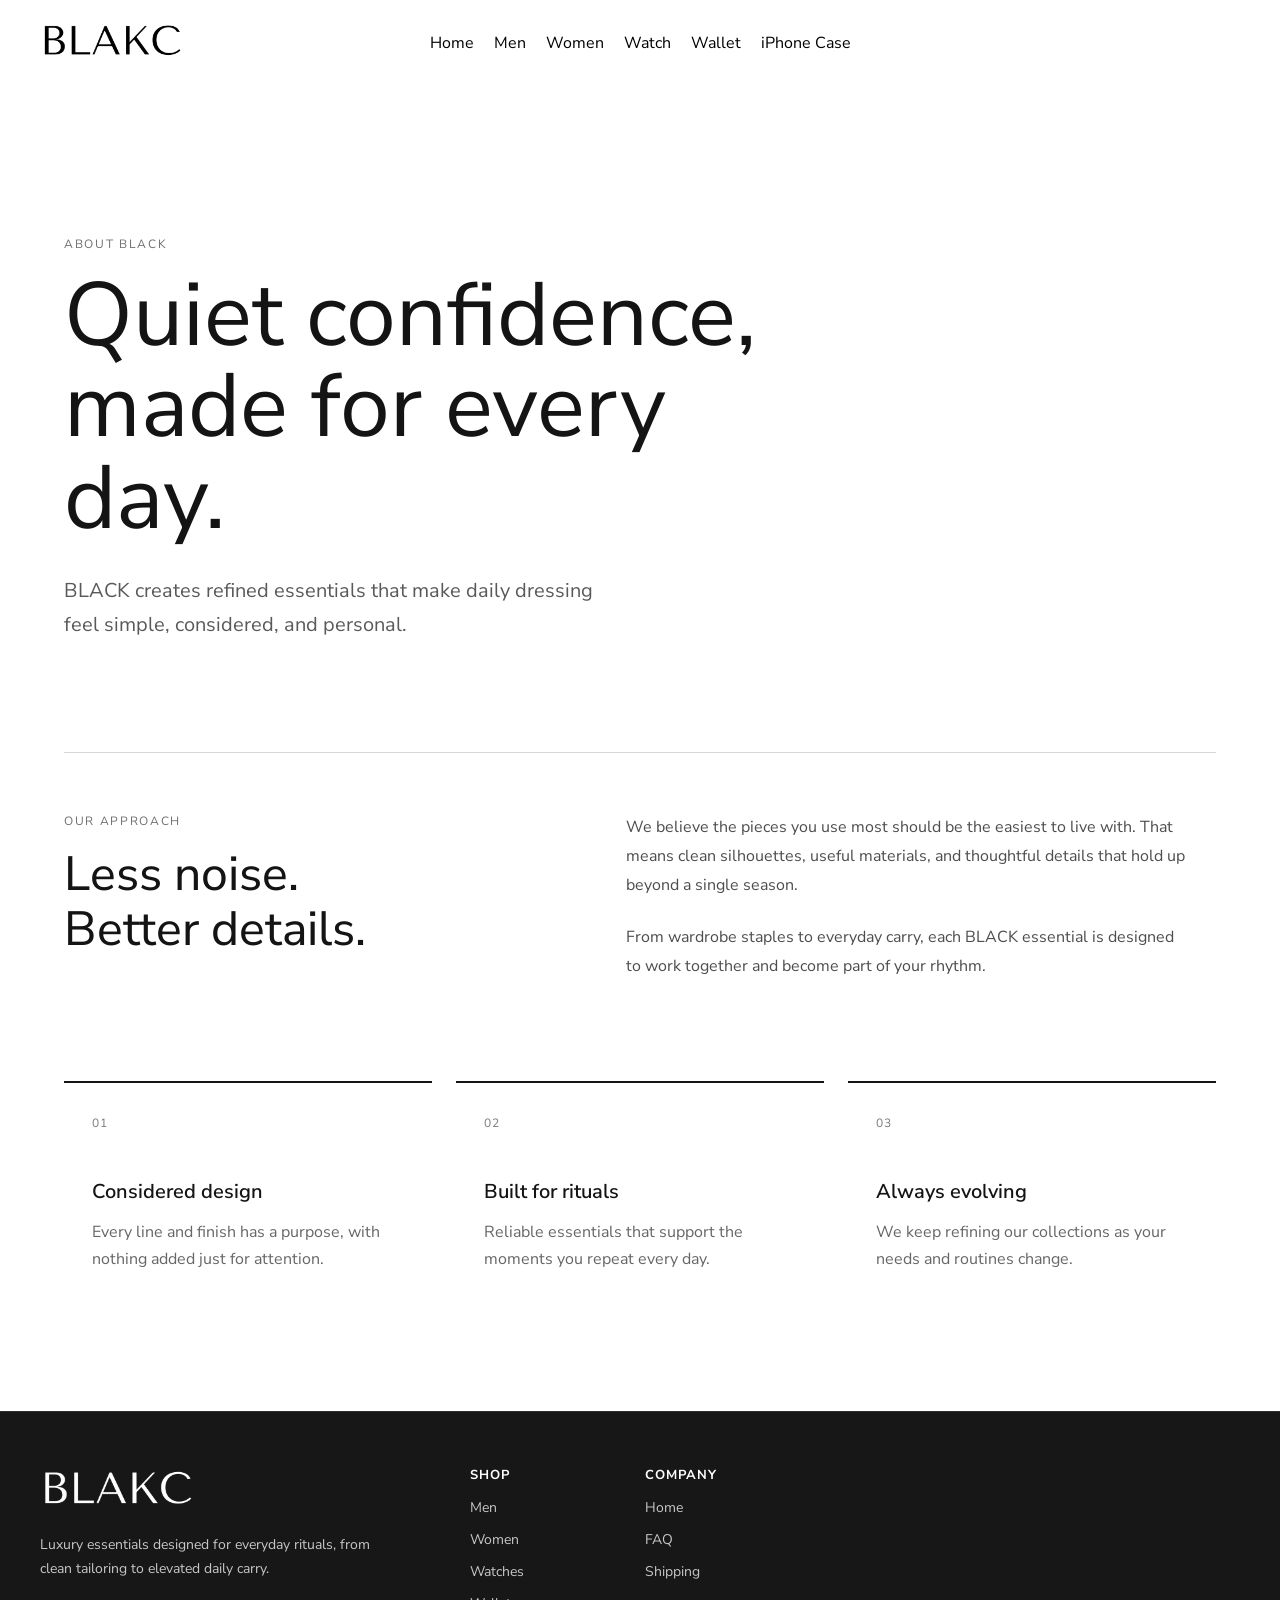
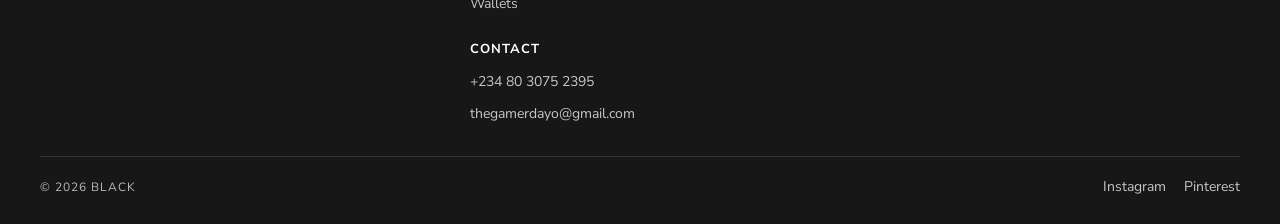
<file: about.html>
<!DOCTYPE html>
<html lang="en">
<head>
    <meta charset="UTF-8">
    <meta name="viewport" content="width=device-width, initial-scale=1.0">
    <link rel="stylesheet" href="styles/header.css">
    <link rel="stylesheet" href="styles/main.css">
    <link rel="stylesheet" href="styles/about.css">
    <link rel="preconnect" href="https://fonts.googleapis.com">
    <link rel="preconnect" href="https://fonts.gstatic.com" crossorigin>
    <link href="https://fonts.googleapis.com/css2?family=Montserrat:ital,wght@0,100..900;1,100..900&family=Nunito+Sans:ital,opsz,wght@0,6..12,200..1000;1,6..12,200..1000&display=swap" rel="stylesheet">
    <script type="module" src="scripts/aboutpageanimation.js"></script>
    <title>About | BLACK</title>
</head>
<body>
    <header class="header-main">
        <section class="left-section-header">
            <a class="about-mobile-home" href="index.html" aria-label="BLACK home">BLACK</a>
        </section>

        <section class="middle-section-header">
            <div class="img-container">
                <a href="index.html"><img class="header-img-mobile" src="Images/BLAKC_7.png" alt="BLACK logo"></a>
            </div>
        </section>

        <section class="right-section-header">
            <a href="cart.html" class="cart-icon-svg" aria-label="Shopping cart">Cart</a>
        </section>

        <section class="header-img-container">
            <a href="index.html"><img class="header-img" src="Images/BLAKC_7.png" alt="BLACK logo"></a>
        </section>

        <section class="header-list-container">
            <ul class="header-list">
                <li class="list-content-header"><a href="index.html">Home</a></li>
                <li class="list-content-header"><a href="men.html">Men</a></li>
                <li class="list-content-header"><a href="women.html">Women</a></li>
                <li class="list-content-header"><a href="watch.html">Watch</a></li>
                <li class="list-content-header"><a href="wallet.html">Wallet</a></li>
                <li class="list-content-header"><a href="iphoneCase.html">iPhone Case</a></li>
            </ul>
        </section>

        <section class="header-svg-container">
            <a class="cart-icon-svg about-cart-link" href="cart.html">Cart</a>
        </section>
    </header>

    <main class="about-page">
        <section class="about-intro reveal-element">
            <p class="about-eyebrow">About BLACK</p>
            <h1>Quiet confidence, made for every day.</h1>
            <p class="about-lede">BLACK creates refined essentials that make daily dressing feel simple, considered, and personal.</p>
        </section>

        <section class="about-story reveal-element" aria-labelledby="about-story-title">
            <div class="about-story-heading">
                <p class="about-eyebrow">Our approach</p>
                <h2 id="about-story-title">Less noise. Better details.</h2>
            </div>
            <div class="about-story-copy">
                <p>We believe the pieces you use most should be the easiest to live with. That means clean silhouettes, useful materials, and thoughtful details that hold up beyond a single season.</p>
                <p>From wardrobe staples to everyday carry, each BLACK essential is designed to work together and become part of your rhythm.</p>
            </div>
        </section>

        <section class="about-values" aria-label="BLACK values">
            <article class="reveal-element">
                <span>01</span>
                <h2>Considered design</h2>
                <p>Every line and finish has a purpose, with nothing added just for attention.</p>
            </article>
            <article class="reveal-element">
                <span>02</span>
                <h2>Built for rituals</h2>
                <p>Reliable essentials that support the moments you repeat every day.</p>
            </article>
            <article class="reveal-element">
                <span>03</span>
                <h2>Always evolving</h2>
                <p>We keep refining our collections as your needs and routines change.</p>
            </article>
        </section>
    </main>

    <footer class="footer">
        <div class="footer-inner">
            <div class="footer-branding">
                <a href="index.html"><img src="Images/BLAKC_7.png" alt="BLACK logo" class="footer-logo"></a>
                <p>Luxury essentials designed for everyday rituals, from clean tailoring to elevated daily carry.</p>
            </div>

            <div class="footer-links">
                <div>
                    <h3>Shop</h3>
                    <ul>
                        <li><a href="men.html">Men</a></li>
                        <li><a href="women.html">Women</a></li>
                        <li><a href="watch.html">Watches</a></li>
                        <li><a href="wallet.html">Wallets</a></li>
                    </ul>
                </div>
                <div>
                    <h3>Company</h3>
                    <ul>
                        <li><a href="index.html">Home</a></li>
                        <li><a href="faq.html">FAQ</a></li>
                        <li><a href="index.html">Shipping</a></li>
                    </ul>
                </div>

                <div>
                    <h3>Contact</h3>

                    <ul>
                        <li><a href="tel:+234 80 3075 2395">+234 80 3075 2395</a></li>
                        <li><a href="mailto:thegamerdayo@gmail.com">thegamerdayo@gmail.com</a></li>
                    </ul>
                </div>
            </div>

            <form class="newsletter-form" action="#" method="post">
                <label for="newsletter-email">Newsletter</label>
                <div class="newsletter-input-row">
                    <input id="newsletter-email" type="email" name="email" placeholder="Your email address" required>
                    <button type="submit">Join</button>
                </div>
                <small>Private offers, product drops, and curated updates.</small>
            </form>
        </div>

        <div class="footer-bottom">
            <p>© 2026 BLACK</p>
            <div class="footer-socials" aria-label="Social media links">
                <a href="https://www.instagram.com/d.ayohsg/" aria-label="Instagram">Instagram</a>
                <a href="https://www.pinterest.com/thegamerdayo/" aria-label="Pinterest">Pinterest</a>
            </div>
        </div>
    </footer>

    <a class="mobile-cart-bubble" href="cart.html" aria-label="View shopping cart">
        <svg xmlns="http://www.w3.org/2000/svg" viewBox="0 0 24 24" aria-hidden="true">
            <path d="M0 0h24v24H0z" fill="none" />
            <path d="M19 7h-3V6a4 4 0 0 0-8 0v1H5a1 1 0 0 0-1 1v11a3 3 0 0 0 3 3h10a3 3 0 0 0 3-3V8a1 1 0 0 0-1-1m-9-1a2 2 0 0 1 4 0v1h-4Zm8 13a1 1 0 0 1-1 1H7a1 1 0 0 1-1-1V9h2v1a1 1 0 0 0 2 0V9h4v1a1 1 0 0 0 2 0V9h2Z" />
        </svg>
        <span>0</span>
    </a>
</body>
</html>
</file>
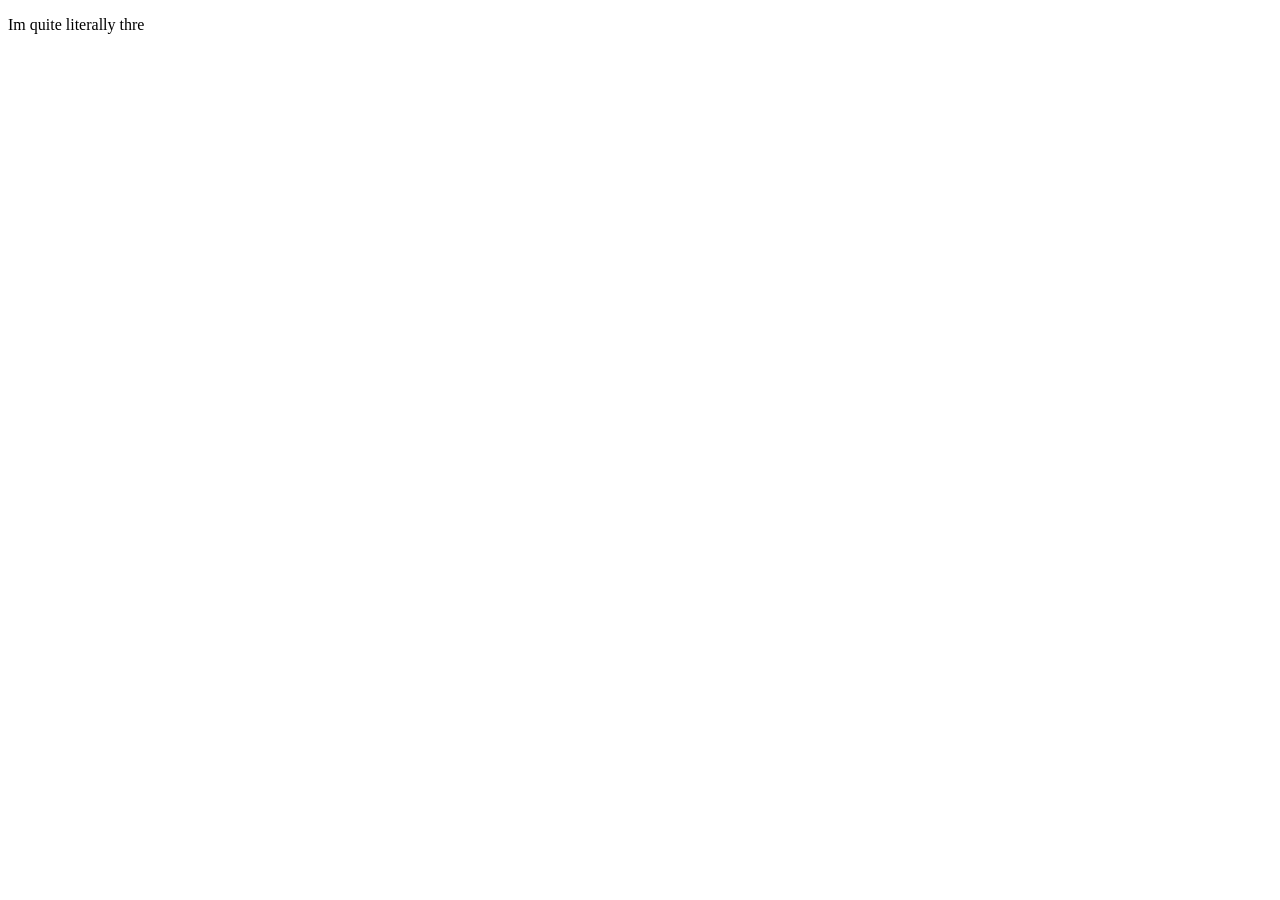
<file: cart.html>
<!DOCTYPE html>
<html lang="en">
<head>
    <meta charset="UTF-8">
    <meta name="viewport" content="width=device-width, initial-scale=1.0">
    <title>Cart</title>
    <script type="module" src=""></script>
</head>
<body>
    <p>
        Im quite literally thre 
    </p>
</body>
</html>
</file>
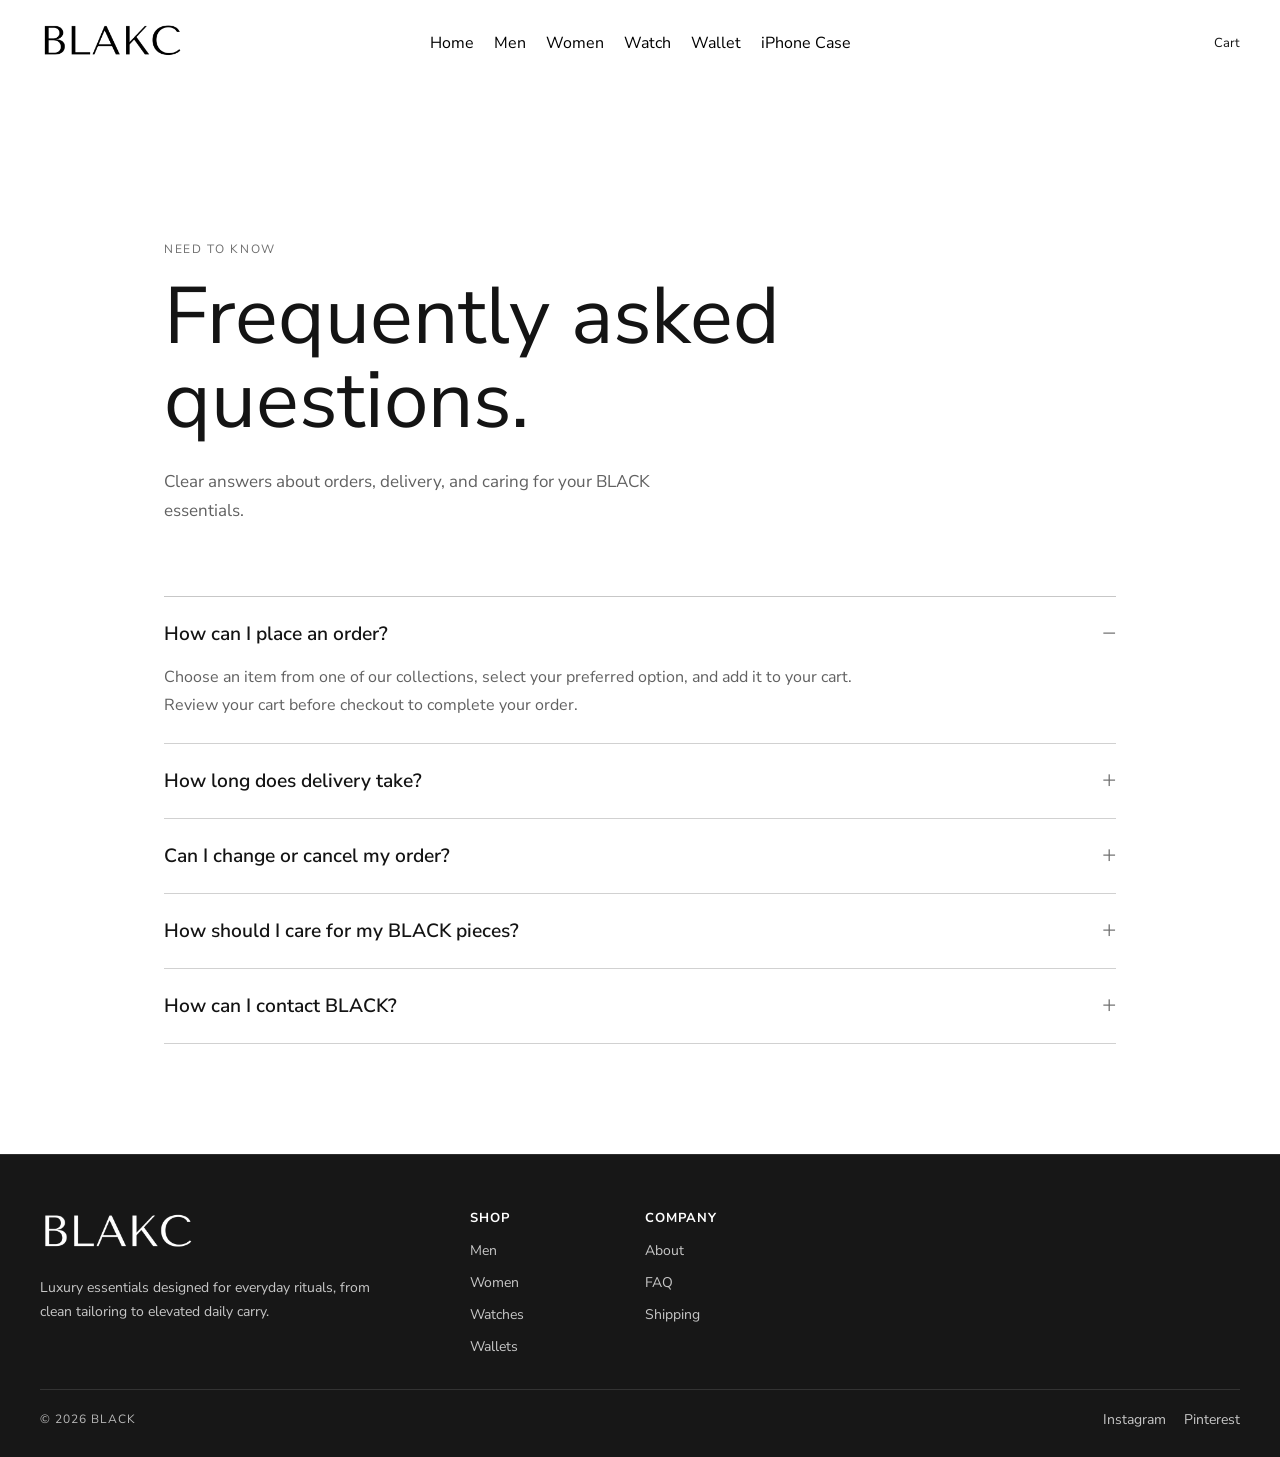
<file: faq.html>
<!DOCTYPE html>
<html lang="en">
<head>
    <meta charset="UTF-8">
    <meta name="viewport" content="width=device-width, initial-scale=1.0">
    <link rel="stylesheet" href="styles/header.css">
    <link rel="stylesheet" href="styles/main.css">
    <link rel="stylesheet" href="styles/faq.css">
    <link rel="preconnect" href="https://fonts.googleapis.com">
    <link rel="preconnect" href="https://fonts.gstatic.com" crossorigin>
    <link href="https://fonts.googleapis.com/css2?family=Montserrat:ital,wght@0,100..900;1,100..900&family=Nunito+Sans:ital,opsz,wght@0,6..12,200..1000;1,6..12,200..1000&display=swap" rel="stylesheet">
    <title>FAQ | BLACK</title>
</head>
<body>
    <header class="header-main faq-header">
        <a class="faq-mobile-home" href="index.html">BLACK</a>
        <div class="header-img-container">
            <a href="index.html"><img class="header-img" src="Images/BLAKC_7.png" alt="BLACK logo"></a>
        </div>
        <nav class="header-list-container" aria-label="Primary navigation">
            <ul class="header-list">
                <li class="list-content-header"><a href="index.html">Home</a></li>
                <li class="list-content-header"><a href="men.html">Men</a></li>
                <li class="list-content-header"><a href="women.html">Women</a></li>
                <li class="list-content-header"><a href="watch.html">Watch</a></li>
                <li class="list-content-header"><a href="wallet.html">Wallet</a></li>
                <li class="list-content-header"><a href="iphoneCase.html">iPhone Case</a></li>
            </ul>
        </nav>
        <a class="faq-cart-link" href="cart.html">Cart</a>
    </header>

    <main class="faq-page">
        <section class="faq-intro">
            <p class="faq-eyebrow">Need to know</p>
            <h1>Frequently asked questions.</h1>
            <p>Clear answers about orders, delivery, and caring for your BLACK essentials.</p>
        </section>

        <section class="faq-list" aria-label="Frequently asked questions">
            <details open>
                <summary>How can I place an order?</summary>
                <p>Choose an item from one of our collections, select your preferred option, and add it to your cart. Review your cart before checkout to complete your order.</p>
            </details>
            <details>
                <summary>How long does delivery take?</summary>
                <p>Orders are prepared promptly and delivery timing depends on your location. We will share the available delivery details during checkout.</p>
            </details>
            <details>
                <summary>Can I change or cancel my order?</summary>
                <p>Contact us as soon as possible at <a href="mailto:thegamerdayo@gmail.com">thegamerdayo@gmail.com</a>. We will do our best to help before the order is dispatched.</p>
            </details>
            <details>
                <summary>How should I care for my BLACK pieces?</summary>
                <p>Follow the care guidance included with your item. Store pieces away from moisture and direct sunlight, and handle finishes gently to keep them looking their best.</p>
            </details>
            <details>
                <summary>How can I contact BLACK?</summary>
                <p>Call <a href="tel:+2348030752395">+234 80 3075 2395</a> or email <a href="mailto:thegamerdayo@gmail.com">thegamerdayo@gmail.com</a>.</p>
            </details>
        </section>
    </main>

    <footer class="footer">
        <div class="footer-inner">
            <div class="footer-branding">
                <a href="index.html"><img src="Images/BLAKC_7.png" alt="BLACK logo" class="footer-logo"></a>
                <p>Luxury essentials designed for everyday rituals, from clean tailoring to elevated daily carry.</p>
            </div>
            <div class="footer-links">
                <div>
                    <h3>Shop</h3>
                    <ul>
                        <li><a href="men.html">Men</a></li>
                        <li><a href="women.html">Women</a></li>
                        <li><a href="watch.html">Watches</a></li>
                        <li><a href="wallet.html">Wallets</a></li>
                    </ul>
                </div>
                <div>
                    <h3>Company</h3>
                    <ul>
                        <li><a href="about.html">About</a></li>
                        <li><a href="faq.html">FAQ</a></li>
                        <li><a href="index.html">Shipping</a></li>
                    </ul>
                </div>
            </div>
        </div>
        <div class="footer-bottom">
            <p>© 2026 BLACK</p>
            <div class="footer-socials" aria-label="Social media links">
                <a href="https://www.instagram.com/d.ayohsg/">Instagram</a>
                <a href="https://www.pinterest.com/thegamerdayo/">Pinterest</a>
            </div>
        </div>
    </footer>

    <a class="mobile-cart-bubble" href="cart.html" aria-label="View shopping cart">
        <svg xmlns="http://www.w3.org/2000/svg" viewBox="0 0 24 24" aria-hidden="true">
            <path d="M0 0h24v24H0z" fill="none" />
            <path d="M19 7h-3V6a4 4 0 0 0-8 0v1H5a1 1 0 0 0-1 1v11a3 3 0 0 0 3 3h10a3 3 0 0 0 3-3V8a1 1 0 0 0-1-1m-9-1a2 2 0 0 1 4 0v1h-4Zm8 13a1 1 0 0 1-1 1H7a1 1 0 0 1-1-1V9h2v1a1 1 0 0 0 2 0V9h4v1a1 1 0 0 0 2 0V9h2Z" />
        </svg>
        <span>0</span>
    </a>
</body>
</html>
</file>
<file: styles/header.css>
*{
    box-sizing: border-box;
    margin: 0;
    padding: 0;
}
*::after,::before{
    box-sizing: border-box
}
@layer utility{
    
    /* typography */
    :root{
        --font-size-htags: calc(24 / 16 * 1rem);
        --fs-ptags: calc(15 / 16 * 1rem);
        --fs-default: calc(12 / 16 * 1em);
        --ff-ptags: 'Nunito Sans', Arial;
        --fc-default: hsl(0, 0%, 0%);
    }
    /* layout */
    :root{
        --display-flex: flex;
        --gap-space: calc(5 / 16 * 1rem);
        --gap-space-pro: calc(20 / 16 * 1rem);
        --gap-space-pro-max: calc(150 / 16 * 1rem);
        --direction: column;
    }

}
.header-main{
    display: var(--display-flex);
    align-items: center;
    padding: calc(20 / 16 * 1rem) calc(40 / 16 * 1rem);
    header {
    position: fixed;
    top: 0;
    left: 0;
    width: 100%;
    z-index: 1000;
    padding: 20px 40px;
    /* The Magic Elements */
    background: rgba(255, 255, 255, 0.15); /* Semi-transparent white */
    backdrop-filter: blur(12px);           /* Blurs the content behind the header */
    -webkit-backdrop-filter: blur(12px);   /* Safari support */
    /* Border & Depth */
    border-bottom: 1px solid rgba(255, 255, 255, 0.25); 
    box-shadow: 0 4px 30px rgba(0, 0, 0, 0.05);
}
}
.header-img-container{
    flex: 1;
}
.header-img{
    height: 100%;      
    max-height: 40px;  
    width: auto;      
    object-fit: contain;
}
.header-list-container{
     flex: 2;
}
.header-list{
    display: var(--display-flex);
    justify-content: center;
    gap: var(--gap-space-pro);
    list-style: none;
}
.list-content-header a{
   text-decoration: none;
   font-family: var(--ff-ptags);
   color: var(--fc-default);
   transition: all 0.4s ease;
}
.list-content-header a:hover{
    text-decoration: underline;

}
.header-svg-container{
    display: flex;
    flex: 1;
    gap: var(--gap-space-pro);
    align-items: center;
    justify-content: flex-end;
}
.search-icon-svg,
.cart-icon-svg,
.hamburger-menu{
    background-color: transparent;
    border: none;
    cursor: pointer;
}
@media (width > calc(915 / 16 * 1rem)) {
   .right-section-header{
    display: none;
   }
   .middle-section-header{
    display: none;
   }
   .left-section-header{
    display: none;
   }
}
@media (width < calc(915 / 16 * 1rem)) {
   .header-list-container{
    display: none;
}
    .header-img-container{
        display: none;
    }
    .header-svg-container{
        display: none;
    }
   .header-main{
    display: flex;
    justify-content: space-between;
   }
    .header-img-mobile{
        height: 100%;      
        max-height: 40px;  
        width: auto;      
        object-fit: contain;
    }
}
</file>
<file: styles/main.css>
*{
    margin: 0;
    padding: 0;
    box-sizing: border-box;
}
html{
    font-size: 100%;
    scroll-behavior: smooth;
    box-sizing: inherit;
}
html,body{
    overflow-x: clip;
}


.hero-section{
    margin-top: calc(150 /16 * 1rem);
    margin-bottom: calc(250/ 16 * 1rem);
    width:  100%;
    display: flex;
    justify-content: center;
    align-items: center;
    text-align: center;
    color:  black;
}
.hero-content{
    display: flex;
    flex-direction: column;
    gap: calc(40 / 16 * 1rem);
    padding: 0 calc(25 / 16 * 1rem);    
}

.hero-htag{
    font-family: 'Nunito Sans', Arial, Helvetica, sans-serif;
    font-size: clamp(2rem, calc(17 / 16 * 1rem), 2.5rem);
    font-weight: 430;


}

.hero-ptag{
    line-height: calc(25 / 16 * 1rem);
    font-family: 'Nunito Sans', Arial, Helvetica, sans-serif;
    font-size: clamp(0.75rem, calc(14 / 16 * 1rem), 3rem);

}

.hero-btn{
    padding: calc(12 /16 * 1rem) calc(60 / 16 * 1rem);
    background: none;
    border-color:black;
    border-style: solid;
    border-width: 1px;
    color: black;
    transition: all 0.4s ease;
    cursor: pointer;
    text-decoration: none;
    text-align: center;
    font-family: 'Nunito Sans', Arial, Helvetica, sans-serif;
    font-size: clamp(0.70rem, calc(13 / 16 * 1rem), 2rem);
    font-family: 'Nunito Sans', Arial, Helvetica, sans-serif;
    overflow: hidden;
    position: relative;
}
.hero-btn::before{
    content: "";
    position: absolute;
    inset: 0;
    background: black;
    transform: scaleX(0);
    transform-origin: center;
    transition: all 0.4s ease;
    z-index: -1;
}
.hero-btn:hover::before{
    transform: scaleX(1);
}
.hero-btn:hover{
    color: white;
}


.hero-btn-collection{
    padding: calc(12 /16 * 1rem) calc(60 / 16 * 1rem);
    background-color: black;
    color: white;
    font-family: 'Nunito Sans', Arial, Helvetica, sans-serif;
    font-size: clamp(0.60rem, calc(13 / 16 * 1rem), 2rem);
    transition: all 0.4s ease;
    text-decoration: none;
    cursor: pointer;
}
.hero-btn-collection:hover{
    opacity: 0.7;
}
.hero-link-container{
    display: flex;
    gap: calc(25 /16 * 1rem);
    justify-content: center;
}
@media (width <= calc(400 / 16 * 1rem)){
    .hero-link-container{
        display: grid;
        grid-template-columns: repeat(1, calc(200 / 16 * 1rem));
    }
   .hero-btn-collection{
    font-size: 0.70rem;
   }
}

.newin-container{
    display: flex;
    flex-direction: column;
    gap: 1.25rem;
    margin-top: calc(55 / 16 * 1rem);
}
.header-newin-container{
    display: flex;
    align-items: center;
    justify-content: center;
}
.headertag-newin{
    font-family: 'Nunito Sans', Arial, Helvetica, sans-serif;
    font-weight: 500;
    font-size: clamp(1.25rem, 1.4rem, 1.5rem);
}
.img-container-newin{
    width: 100%;
}
.img-container-newin img{
    max-width: 100%;
    height: auto;
}

.fade-right{
    opacity: 0;
    transform: translateX(40px);
    transition: .7s cubic-bezier(.22, 1, .36, 1);
}

.fade-right.show{
    opacity: 1;
    transform: translateX(0);
}



/* Shop by collection section */
.shop-by-collection-container{
    margin-top: calc(20/16*1rem);
}
.collection-header{
    text-align: center;
}
.content-collection{
    display: flex;
    gap: calc(40/16*1rem);
    align-items: center;
    justify-content: center;
    margin-top: calc(12/16*1rem);
    overflow: hidden;
}
.collection-img img{
    width: 100%;
    height: calc(400 / 16 * 1rem);
    object-fit: contain;
    transition: all 5s ease;
}

@media (width <= 768px)  {
    .content-collection{
        display: grid;
        grid-template-columns: 1fr;
        gap: calc(10/16*1rem);
        overflow: hidden;
        margin-top: calc(12/16*1rem);
    }
}


/* Wallet section */
.wallet-section{
    display: flex;
    align-items: center;
    justify-content: center;
    margin-top: calc(60/16*1rem);
}

@media (width <= 768px)  {
    .wallet-section{
        display: grid;
        grid-template-columns: 1fr;
        align-items: center;
        justify-content: center;
        gap: calc(10/16*1rem);
        overflow: hidden;
        margin-top: calc(12/16*1rem);
    }
}
.wallet-img{
    max-width: calc(400 / 16 * 1rem);
    display: flex;
    align-items: center;
    justify-content: center;
    }
.wallet-img img{
    width: 100%;
    height: auto;
    object-fit: contain;
}
.wallet-content{
    display: flex;
    flex-direction: column;
    gap: calc(30 / 16 * 1rem);
    padding: calc(15/16*1rem) calc(35/16*1rem);
    align-items: center;
}
.wallet-content h2{
    font-weight: 500;
}
.wallet-content p,h2{
    text-align: center;
}
.wallet-link{
    text-decoration: none;
    text-align: center;
    border: solid 1.5px hsl(0, 0%, 7%);
    font-size:calc(12/16*1rem) ;
    color: black;
    padding: calc(10/16*1rem) calc(26/16*1rem);
    position: relative;
}
.wallet-link::before{
    content: "";
    position: absolute;
    inset: 0;
    background: black;
    transform: scaleX(0);
    transform-origin: center;
    transition: all 0.4s ease;
    z-index: -1;
}
.wallet-link:hover::before{
    transform: scaleX(1);
}
.wallet-link:hover{
    color: white;
}
.wallet-txt-container{
    padding: 0.80rem ;
    display: flex;
    flex-direction: column;
    gap: calc(10/16*1rem);
}

@keyframes gentleBounce {
  0%, 100% {
    transform: translateY(0);
  }
  50% {
    transform: translateY(-15px);
  }
}

.bounce-active {
  animation: gentleBounce 1.5s ease-in-out infinite;
}

/* discount img section */

.image-container-discount{
    display: flex;
    justify-content: center;
    align-items: center;
    margin-top: calc(60/16*1rem);
}
.image-container-discount img{
    width: 100%;
    max-width: 500px;
    height: auto;
    object-fit: contain;
}

/* Customer reviews */
.customer-reviews{
    padding: calc(90 / 16 * 1rem) calc(24 / 16 * 1rem) calc(70 / 16 * 1rem);
    background: hsl(0, 0%, 97%);
}
.customer-reviews-heading{
    max-width: calc(650 / 16 * 1rem);
    margin: 0 auto calc(35 / 16 * 1rem);
    text-align: center;
}
.customer-reviews-eyebrow{
    margin-bottom: calc(8 / 16 * 1rem);
    color: hsl(0, 0%, 42%);
    font-family: 'Nunito Sans', Arial, Helvetica, sans-serif;
    font-size: calc(12 / 16 * 1rem);
    letter-spacing: 0.12em;
    text-transform: uppercase;
}
.customer-reviews-heading h2{
    font-family: 'Nunito Sans', Arial, Helvetica, sans-serif;
    font-size: clamp(1.5rem, 3vw, 2.2rem);
    font-weight: 500;
}
.customer-reviews-grid{
    display: grid;
    grid-template-columns: repeat(3, minmax(0, 1fr));
    gap: calc(22 / 16 * 1rem);
    max-width: calc(1200 / 16 * 1rem);
    margin: 0 auto;
}
.review-card{
    display: flex;
    min-height: calc(255 / 16 * 1rem);
    flex-direction: column;
    justify-content: space-between;
    gap: calc(24 / 16 * 1rem);
    padding: calc(28 / 16 * 1rem);
    background: white;
    border: 1px solid hsl(0, 0%, 89%);
    box-shadow: 0 12px 30px rgba(0, 0, 0, 0.08);
    transition: transform 0.3s ease, box-shadow 0.3s ease;
}
.review-card:hover{
    transform: translateY(-5px);
    box-shadow: 0 18px 34px rgba(0, 0, 0, 0.13);
}
.review-card-rating{
    color: hsl(42, 78%, 42%);
    font-size: calc(15 / 16 * 1rem);
    letter-spacing: 0.18em;
}
.review-card-quote{
    flex: 1;
    color: hsl(0, 0%, 17%);
    font-family: 'Nunito Sans', Arial, Helvetica, sans-serif;
    font-size: calc(15 / 16 * 1rem);
    line-height: 1.7;
}
.review-card-footer{
    display: flex;
    flex-direction: column;
    gap: calc(4 / 16 * 1rem);
    padding-top: calc(17 / 16 * 1rem);
    border-top: 1px solid hsl(0, 0%, 88%);
}
.review-card-name{
    font-family: 'Nunito Sans', Arial, Helvetica, sans-serif;
    font-size: calc(13 / 16 * 1rem);
    font-weight: 700;
}
.review-card-product{
    color: hsl(0, 0%, 48%);
    font-family: 'Nunito Sans', Arial, Helvetica, sans-serif;
    font-size: calc(12 / 16 * 1rem);
}
@media (width <= 768px){
    .customer-reviews{
        padding: calc(60 / 16 * 1rem) calc(18 / 16 * 1rem) calc(45 / 16 * 1rem);
    }
    .customer-reviews-grid{
        grid-template-columns: 1fr;
        max-width: calc(500 / 16 * 1rem);
    }
    .review-card{
        min-height: auto;
        padding: calc(24 / 16 * 1rem);
    }
}

.footer{
    background: hsl(0, 0%, 9%);
    color: hsl(0, 0%, 93%);
    padding: calc(54 / 16 * 1rem) calc(24 / 16 * 1rem) calc(28 / 16 * 1rem);
    border-top: 1px solid rgba(255, 255, 255, 0.1);
}
.footer-inner{
    max-width: calc(1200 / 16 * 1rem);
    margin: 0 auto;
    display: grid;
    grid-template-columns: 1.2fr 1fr 1.25fr;
    gap: calc(42 / 16 * 1rem);
    align-items: start;
}
.footer-branding{
    display: flex;
    flex-direction: column;
    gap: calc(18 / 16 * 1rem);
}
.footer-logo{
    width: clamp(110px, 12vw, 160px);
    height: auto;
    filter: brightness(0) invert(1);
}
.footer-branding p{
    max-width: calc(350 / 16 * 1rem);
    color: hsl(0, 0%, 78%);
    font-family: 'Nunito Sans', Arial, Helvetica, sans-serif;
    line-height: 1.7;
    font-size: calc(14 / 16 * 1rem);
}
.footer-links{
    display: grid;
    grid-template-columns: repeat(2, minmax(0, 1fr));
    gap: calc(26 / 16 * 1rem);
}
.footer-links h3{
    margin-bottom: calc(12 / 16 * 1rem);
    color: hsl(0, 0%, 100%);
    font-family: 'Nunito Sans', Arial, Helvetica, sans-serif;
    font-size: calc(13 / 16 * 1rem);
    letter-spacing: 0.08em;
    text-transform: uppercase;
}
.footer-links ul{
    list-style: none;
    display: flex;
    flex-direction: column;
    gap: calc(10 / 16 * 1rem);
}
.footer-links a,
.footer-socials a{
    color: hsl(0, 0%, 78%);
    text-decoration: none;
    font-family: 'Nunito Sans', Arial, Helvetica, sans-serif;
    font-size: calc(14 / 16 * 1rem);
    transition: color 0.25s ease;
}
.footer-links a:hover,
.footer-socials a:hover{
    color: hsl(0, 0%, 100%);
}
.newsletter-form{
    display: none;
    flex-direction: column;
    gap: calc(12 / 16 * 1rem);
}
.newsletter-form label{
    font-family: 'Nunito Sans', Arial, Helvetica, sans-serif;
    font-size: calc(12 / 16 * 1rem);
    letter-spacing: 0.12em;
    text-transform: uppercase;
    color: hsl(0, 0%, 80%);
}
.newsletter-input-row{
    display: flex;
    align-items: center;
    background: rgba(255, 255, 255, 0.04);
    border: 1px solid rgba(255, 255, 255, 0.14);
    min-height: calc(52 / 16 * 1rem);
    overflow: hidden;
}
.newsletter-input-row input{
    width: 100%;
    padding: 0 calc(18 / 16 * 1rem);
    border: none;
    background: transparent;
    color: hsl(0, 0%, 100%);
    font-family: 'Nunito Sans', Arial, Helvetica, sans-serif;
    font-size: calc(14 / 16 * 1rem);
    outline: none;
}
.newsletter-input-row input::placeholder{
    color: hsl(0, 0%, 65%);
}
.newsletter-input-row button{
    border: none;
    background: hsl(0, 0%, 100%);
    color: hsl(0, 0%, 7%);
    cursor: pointer;
    padding: 0 calc(18 / 16 * 1rem);
    min-height: calc(52 / 16 * 1rem);
    font-family: 'Nunito Sans', Arial, Helvetica, sans-serif;
    font-weight: 700;
    letter-spacing: 0.08em;
    text-transform: uppercase;
}
.newsletter-form small{
    color: hsl(0, 0%, 72%);
    font-family: 'Nunito Sans', Arial, Helvetica, sans-serif;
    font-size: calc(12 / 16 * 1rem);
    line-height: 1.5;
}
.footer-bottom{
    max-width: calc(1200 / 16 * 1rem);
    margin: calc(32 / 16 * 1rem) auto 0;
    padding-top: calc(20 / 16 * 1rem);
    border-top: 1px solid rgba(255, 255, 255, 0.12);
    display: flex;
    justify-content: space-between;
    align-items: center;
    gap: calc(18 / 16 * 1rem);
}
.footer-bottom p{
    color: hsl(0, 0%, 72%);
    font-family: 'Nunito Sans', Arial, Helvetica, sans-serif;
    font-size: calc(12 / 16 * 1rem);
    letter-spacing: 0.08em;
    text-transform: uppercase;
}
.footer-socials{
    display: flex;
    gap: calc(18 / 16 * 1rem);
    flex-wrap: wrap;
}
.mobile-cart-bubble{
    display: none;
}

@media (width <= 768px){
    .footer-inner{
        grid-template-columns: 1fr;
    }
    .footer-links{
        grid-template-columns: repeat(2, minmax(0, 1fr));
    }
    .newsletter-form{
        display: flex;
    }
    .newsletter-input-row{
        flex-direction: column;
        align-items: stretch;
        background: transparent;
        border: none;
        gap: calc(10 / 16 * 1rem);
    }
    .newsletter-input-row input{
        background: rgba(255, 255, 255, 0.05);
        min-height: calc(48 / 16 * 1rem);
        border: 1px solid rgba(255, 255, 255, 0.12);
    }
    .newsletter-input-row button{
        width: 100%;
        min-height: calc(48 / 16 * 1rem);
    }
    .footer-bottom{
        flex-direction: column;
        text-align: center;
    }
    .mobile-cart-bubble{
        position: fixed;
        right: calc(18 / 16 * 1rem);
        bottom: calc(18 / 16 * 1rem);
        z-index: 1100;
        display: flex;
        width: calc(56 / 16 * 1rem);
        height: calc(56 / 16 * 1rem);
        align-items: center;
        justify-content: center;
        border-radius: 50%;
        background: hsl(0, 0%, 8%);
        box-shadow: 0 8px 24px rgba(0, 0, 0, 0.22);
    }
    .mobile-cart-bubble svg{
        width: calc(25 / 16 * 1rem);
        height: calc(25 / 16 * 1rem);
        fill: hsl(0, 0%, 100%);
    }
    .mobile-cart-bubble span{
        position: absolute;
        top: calc(-3 / 16 * 1rem);
        right: calc(-3 / 16 * 1rem);
        display: grid;
        width: calc(20 / 16 * 1rem);
        height: calc(20 / 16 * 1rem);
        place-items: center;
        border-radius: 50%;
        background: hsl(42, 78%, 42%);
        color: hsl(0, 0%, 100%);
        font-family: 'Nunito Sans', Arial, Helvetica, sans-serif;
        font-size: calc(11 / 16 * 1rem);
        font-weight: 700;
    }
}
</file>
<file: styles/about.css>
body {
    color: hsl(0, 0%, 8%);
    font-family: 'Nunito Sans', Arial, Helvetica, sans-serif;
}

.about-page {
    max-width: calc(1200 / 16 * 1rem);
    margin: 0 auto;
    padding: calc(150 / 16 * 1rem) calc(24 / 16 * 1rem) calc(110 / 16 * 1rem);
}

.about-intro {
    max-width: calc(760 / 16 * 1rem);
    padding-bottom: calc(110 / 16 * 1rem);
}

.about-eyebrow {
    margin-bottom: calc(18 / 16 * 1rem);
    color: hsl(0, 0%, 43%);
    font-size: calc(12 / 16 * 1rem);
    letter-spacing: 0.14em;
    text-transform: uppercase;
}

.about-intro h1 {
    max-width: calc(700 / 16 * 1rem);
    font-family: 'Nunito Sans', Arial, Helvetica, sans-serif;
    font-size: clamp(2.4rem, 7vw, 5.8rem);
    font-weight: 400;
    line-height: 1.02;
    text-align: left;
}

.about-lede {
    max-width: calc(560 / 16 * 1rem);
    margin-top: calc(30 / 16 * 1rem);
    color: hsl(0, 0%, 35%);
    font-size: clamp(1rem, 2vw, 1.25rem);
    line-height: 1.7;
}

.about-story {
    display: grid;
    grid-template-columns: minmax(0, 0.9fr) minmax(0, 1.1fr);
    gap: calc(80 / 16 * 1rem);
    padding: calc(60 / 16 * 1rem) 0 calc(100 / 16 * 1rem);
    border-top: 1px solid hsl(0, 0%, 84%);
}

.about-story-heading h2 {
    max-width: calc(350 / 16 * 1rem);
    font-size: clamp(1.8rem, 4vw, 3rem);
    font-weight: 450;
    line-height: 1.15;
    text-align: left;
}

.about-story-copy {
    max-width: calc(560 / 16 * 1rem);
    color: hsl(0, 0%, 30%);
    font-size: calc(16 / 16 * 1rem);
    line-height: 1.8;
}

.about-story-copy p + p {
    margin-top: calc(24 / 16 * 1rem);
}

.about-values {
    display: grid;
    grid-template-columns: repeat(3, minmax(0, 1fr));
    gap: calc(24 / 16 * 1rem);
}

.about-values article {
    min-height: calc(220 / 16 * 1rem);
    padding: calc(28 / 16 * 1rem);
    border-top: 2px solid hsl(0, 0%, 8%);
}

.about-values span {
    color: hsl(0, 0%, 48%);
    font-size: calc(12 / 16 * 1rem);
    letter-spacing: 0.12em;
}

.about-values h2 {
    margin: calc(45 / 16 * 1rem) 0 calc(14 / 16 * 1rem);
    font-size: calc(20 / 16 * 1rem);
    font-weight: 600;
    text-align: left;
}

.about-values p {
    color: hsl(0, 0%, 40%);
    line-height: 1.7;
}

.about-mobile-home {
    color: hsl(0, 0%, 8%);
    text-decoration: none;
    font-size: calc(12 / 16 * 1rem);
    letter-spacing: 0.12em;
}

.about-cart-link {
    color: hsl(0, 0%, 8%);
    text-decoration: none;
    font-family: 'Nunito Sans', Arial, Helvetica, sans-serif;
    font-size: calc(13 / 16 * 1rem);
}
/* Scroll animation */

.reveal-element {
  opacity: 0;
  transform: translateY(15px);
  transition: transform 1s cubic-bezier(0.25, 1, 0.5, 1), 
              opacity 1s cubic-bezier(0.25, 1, 0.5, 1);
  will-change: transform, opacity;
}


.reveal-element.is-visible {
  opacity: 1;
  transform: translateY(0);
}


@media (width <= 768px) {
    .about-page {
        padding-top: calc(100 / 16 * 1rem);
        padding-bottom: calc(70 / 16 * 1rem);
    }

    .about-intro {
        padding-bottom: calc(70 / 16 * 1rem);
    }

    .about-story,
    .about-values {
        grid-template-columns: 1fr;
    }

    .about-story {
        gap: calc(35 / 16 * 1rem);
        padding-bottom: calc(70 / 16 * 1rem);
    }

    .about-values {
        gap: calc(18 / 16 * 1rem);
    }

    .about-values article {
        min-height: auto;
    }
}

@media (width > 915px) {
    .about-mobile-home,
    .about-cart-link {
        display: none;
    }
}
</file>
<file: styles/faq.css>
body {
    color: hsl(0, 0%, 8%);
    font-family: 'Nunito Sans', Arial, Helvetica, sans-serif;
}

.faq-page {
    max-width: calc(1000 / 16 * 1rem);
    margin: 0 auto;
    padding: calc(155 / 16 * 1rem) calc(24 / 16 * 1rem) calc(110 / 16 * 1rem);
}

.faq-intro {
    max-width: calc(700 / 16 * 1rem);
    margin-bottom: calc(70 / 16 * 1rem);
}

.faq-eyebrow {
    margin-bottom: calc(18 / 16 * 1rem);
    color: hsl(0, 0%, 43%);
    font-size: calc(12 / 16 * 1rem);
    letter-spacing: 0.14em;
    text-transform: uppercase;
}

.faq-intro h1 {
    font-size: clamp(2.4rem, 7vw, 5rem);
    font-weight: 400;
    line-height: 1.05;
    text-align: left;
}

.faq-intro > p:last-child {
    max-width: calc(560 / 16 * 1rem);
    margin-top: calc(25 / 16 * 1rem);
    color: hsl(0, 0%, 38%);
    font-size: calc(17 / 16 * 1rem);
    line-height: 1.7;
}

.faq-list {
    border-top: 1px solid hsl(0, 0%, 78%);
}

.faq-list details {
    padding: calc(24 / 16 * 1rem) 0;
    border-bottom: 1px solid hsl(0, 0%, 82%);
}

.faq-list summary {
    position: relative;
    padding-right: calc(35 / 16 * 1rem);
    cursor: pointer;
    list-style: none;
    font-size: clamp(1rem, 2vw, 1.2rem);
    font-weight: 600;
}

.faq-list summary::-webkit-details-marker {
    display: none;
}

.faq-list summary::after {
    position: absolute;
    top: 50%;
    right: 0;
    content: '+';
    color: hsl(0, 0%, 43%);
    font-size: 1.5rem;
    font-weight: 300;
    transform: translateY(-55%);
}

.faq-list details[open] summary::after {
    content: '−';
}

.faq-list details p {
    max-width: calc(700 / 16 * 1rem);
    padding-top: calc(16 / 16 * 1rem);
    color: hsl(0, 0%, 38%);
    line-height: 1.75;
}

.faq-list a {
    color: hsl(0, 0%, 8%);
    font-weight: 600;
}

.faq-mobile-home,
.faq-cart-link {
    color: hsl(0, 0%, 8%);
    text-decoration: none;
    font-family: 'Nunito Sans', Arial, Helvetica, sans-serif;
}

.faq-mobile-home {
    display: none;
}

.faq-cart-link {
    flex: 1;
    text-align: right;
    font-size: calc(13 / 16 * 1rem);
}

@media (width <= 915px) {
    .faq-header .header-img-container,
    .faq-header .header-list-container {
        display: none;
    }

    .faq-header {
        justify-content: space-between;
    }

    .faq-mobile-home {
        display: block;
        flex: 1;
        font-size: calc(12 / 16 * 1rem);
        letter-spacing: 0.12em;
    }
}

@media (width <= 768px) {
    .faq-page {
        padding-top: calc(105 / 16 * 1rem);
        padding-bottom: calc(75 / 16 * 1rem);
    }

    .faq-intro {
        margin-bottom: calc(48 / 16 * 1rem);
    }
}
</file>
